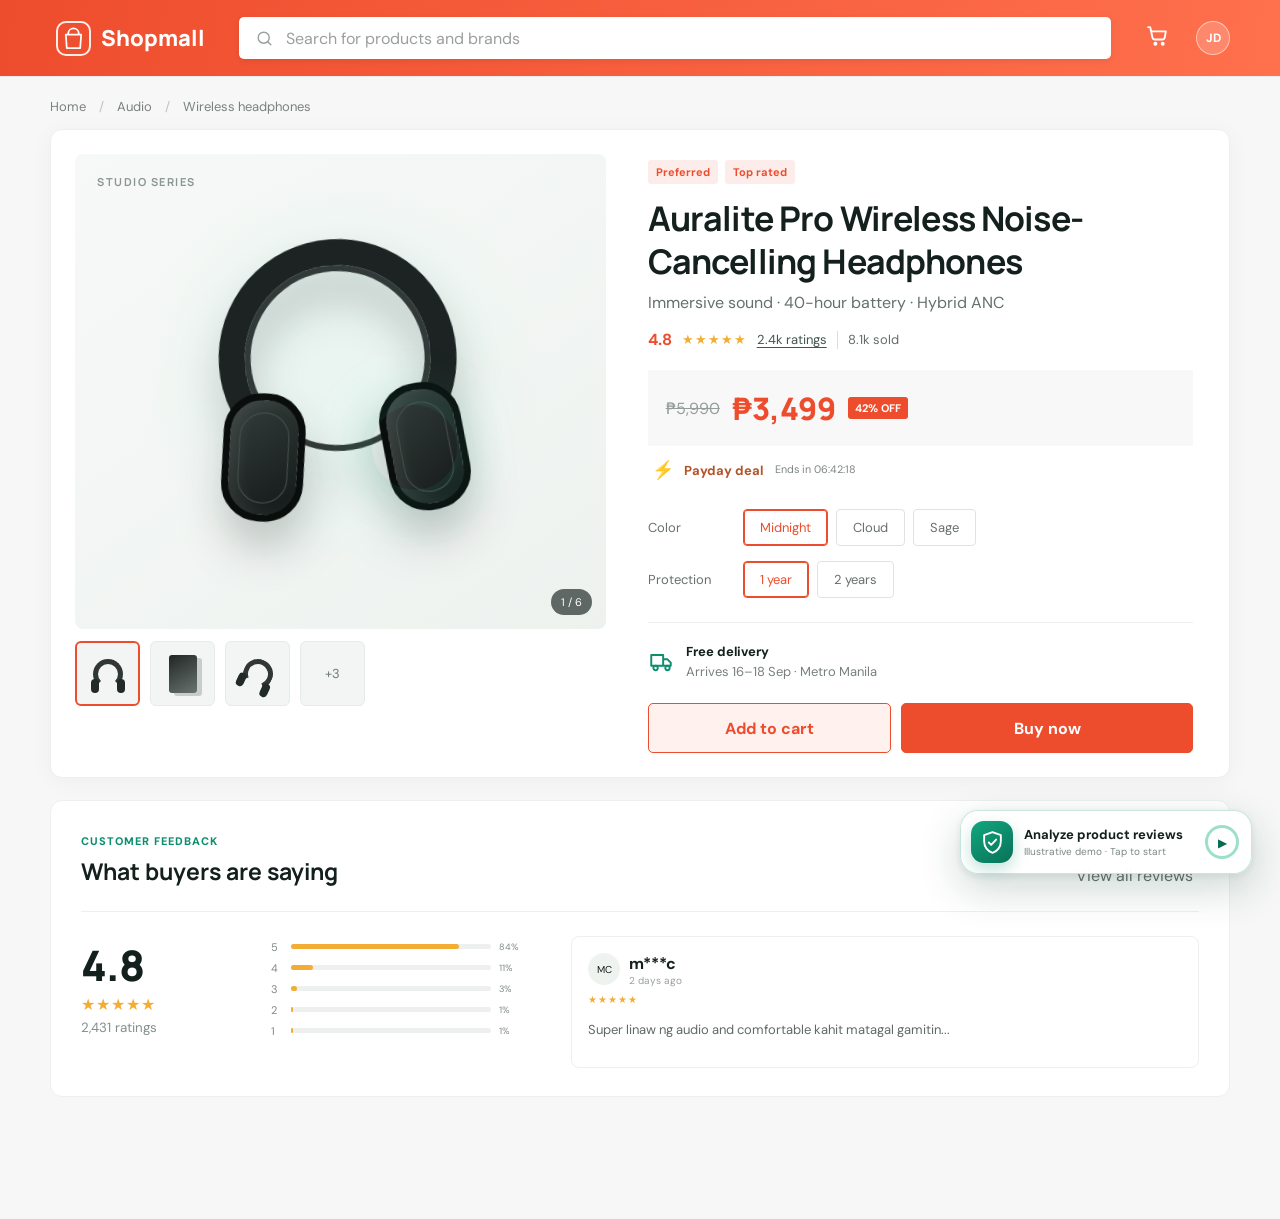
<file: prototype/index.html>
<!doctype html>
<html lang="en">
  <head>
    <meta charset="UTF-8" />
    <meta name="viewport" content="width=device-width, initial-scale=1.0" />
    <meta name="theme-color" content="#f7f8fa" />
    <title>AuthentiCheck — Trust what you read</title>
    <link rel="preconnect" href="https://fonts.googleapis.com" />
    <link rel="preconnect" href="https://fonts.gstatic.com" crossorigin />
    <link href="https://fonts.googleapis.com/css2?family=DM+Sans:wght@400;500;600;700&family=Manrope:wght@600;700;800&display=swap" rel="stylesheet" />
    <link rel="stylesheet" href="styles.css" />
  </head>
  <body>
    <main class="marketplace" id="marketplace">
      <header class="store-header">
        <div class="store-header__inner">
          <button class="market-brand" id="marketToggle" aria-label="Switch marketplace demo">
            <span class="market-brand__bag" aria-hidden="true">
              <svg viewBox="0 0 24 24"><path d="M6.5 8V6.7A5.5 5.5 0 0 1 12 1.5a5.5 5.5 0 0 1 5.5 5.2V8M4 8h16l-1 14H5L4 8Z"/></svg>
            </span>
            <span id="marketName">Shopmall</span>
          </button>
          <div class="searchbar">
            <svg viewBox="0 0 24 24" aria-hidden="true"><circle cx="11" cy="11" r="7"/><path d="m16 16 4 4"/></svg>
            <span>Search for products and brands</span>
          </div>
          <div class="header-actions">
            <button aria-label="Cart"><svg viewBox="0 0 24 24"><path d="M3 4h2l2.2 10.2a2 2 0 0 0 2 1.6h7.7a2 2 0 0 0 2-1.6L20 8H6"/><circle cx="10" cy="20" r="1"/><circle cx="17" cy="20" r="1"/></svg></button>
            <span class="avatar">JD</span>
          </div>
        </div>
      </header>

      <div class="crumbs">Home <span>/</span> Audio <span>/</span> Wireless headphones</div>

      <section class="product-layout">
        <div class="gallery">
          <div class="product-visual">
            <span class="visual-label">Studio Series</span>
            <div class="headphone-art" aria-label="Black wireless headphones">
              <div class="headband"></div>
              <div class="ear ear--left"><span></span></div>
              <div class="ear ear--right"><span></span></div>
              <div class="glow"></div>
            </div>
            <span class="visual-count">1 / 6</span>
          </div>
          <div class="thumb-row" aria-hidden="true">
            <div class="thumb active"><div class="mini-headphones"></div></div>
            <div class="thumb"><div class="mini-box"></div></div>
            <div class="thumb"><div class="mini-headphones side"></div></div>
            <div class="thumb"><span>+3</span></div>
          </div>
        </div>

        <div class="product-copy">
          <div class="badges"><span>Preferred</span><span>Top rated</span></div>
          <h1>Auralite Pro Wireless Noise-Cancelling Headphones</h1>
          <p class="subcopy">Immersive sound · 40-hour battery · Hybrid ANC</p>
          <div class="rating-line">
            <strong>4.8</strong>
            <span class="stars">★★★★★</span>
            <a href="#reviews">2.4k ratings</a>
            <span class="divider"></span>
            <span>8.1k sold</span>
          </div>
          <div class="price-card">
            <span class="old-price">₱5,990</span>
            <strong>₱3,499</strong>
            <span class="discount">42% OFF</span>
          </div>
          <div class="deal-row"><span>⚡</span><div><strong>Payday deal</strong><small>Ends in 06:42:18</small></div></div>

          <div class="option-row">
            <span>Color</span>
            <div><button class="choice active">Midnight</button><button class="choice">Cloud</button><button class="choice">Sage</button></div>
          </div>
          <div class="option-row">
            <span>Protection</span>
            <div><button class="choice active">1 year</button><button class="choice">2 years</button></div>
          </div>

          <div class="shipping"><svg viewBox="0 0 24 24"><path d="M3 6h11v10H3zM14 10h4l3 3v3h-7z"/><circle cx="7" cy="18" r="2"/><circle cx="18" cy="18" r="2"/></svg><div><strong>Free delivery</strong><span>Arrives 16–18 Sep · Metro Manila</span></div></div>
          <div class="buy-actions"><button class="add">Add to cart</button><button class="buy">Buy now</button></div>
        </div>
      </section>

      <section class="reviews" id="reviews">
        <div class="section-heading"><div><span class="eyebrow">Customer feedback</span><h2>What buyers are saying</h2></div><button>View all reviews</button></div>
        <div class="review-summary">
          <div class="big-score"><strong>4.8</strong><span class="stars">★★★★★</span><small>2,431 ratings</small></div>
          <div class="bars">
            <div><span>5</span><i><b style="width:84%"></b></i><small>84%</small></div>
            <div><span>4</span><i><b style="width:11%"></b></i><small>11%</small></div>
            <div><span>3</span><i><b style="width:3%"></b></i><small>3%</small></div>
            <div><span>2</span><i><b style="width:1%"></b></i><small>1%</small></div>
            <div><span>1</span><i><b style="width:1%"></b></i><small>1%</small></div>
          </div>
          <div class="review-card faint"><div class="reviewer"><span>MC</span><div><strong>m***c</strong><small>2 days ago</small></div></div><span class="stars">★★★★★</span><p>Super linaw ng audio and comfortable kahit matagal gamitin...</p></div>
        </div>
      </section>
    </main>

    <div class="page-dim" id="pageDim"></div>

    <aside class="auth-panel" id="authPanel" aria-hidden="true" aria-label="AuthentiCheck review analysis">
      <header class="panel-header">
        <div class="brand-lockup">
          <span class="brand-mark"><svg viewBox="0 0 24 24"><path d="m12 2 8 3v6c0 5.1-3.4 9.6-8 11-4.6-1.4-8-5.9-8-11V5l8-3Z"/><path d="m8.5 12 2.2 2.2 4.8-5"/></svg></span>
          <div><strong>AuthentiCheck</strong><small>Review intelligence</small></div>
        </div>
        <span class="demo-badge">Illustrative demo</span>
        <div class="header-buttons">
          <button class="icon-btn" id="infoButton" aria-label="About this score"><svg viewBox="0 0 24 24"><circle cx="12" cy="12" r="9"/><path d="M12 11v6M12 7.5h.01"/></svg></button>
          <button class="icon-btn" id="closePanel" aria-label="Close panel"><svg viewBox="0 0 24 24"><path d="m6 6 12 12M18 6 6 18"/></svg></button>
        </div>
      </header>

      <div class="panel-scroll" id="panelScroll">
        <section class="demo-loading" id="demoLoading" role="status" aria-live="polite">
          <div class="loading-orbit" aria-hidden="true"><span></span><i></i></div>
          <span class="loading-eyebrow">AuthentiCheck demo</span>
          <h2>Analyzing reviews…</h2>
          <p id="loadingStage">Collecting visible product reviews</p>
          <div class="loading-progress" aria-hidden="true"><i id="loadingProgress"></i></div>
          <div class="loading-tip"><strong>Review tip</strong><span id="loadingTip">Hindi lahat ng reviews ay dapat paniwalaan.</span></div>
          <small>Simulated sequence for interface demonstration</small>
        </section>
        <section class="confidence-hero">
          <div class="status-row"><span class="live-dot"></span><span>Illustrative demo result</span><span class="status-separator">·</span><span>2,431 sample reviews</span></div>
          <div class="score-layout">
            <div class="score-ring" style="--score: 86"><div><strong>86</strong><span>%</span></div></div>
            <div class="score-copy"><span class="eyebrow">Authentic review share</span><h2>Highly trustworthy</h2><p>Most feedback is authentic and consistent across text, photos, and ratings.</p></div>
          </div>
          <div class="adjusted-rating"><div><span>Marketplace rating</span><strong>4.8 <em>★</em></strong></div><svg viewBox="0 0 24 24"><path d="M5 12h14M15 8l4 4-4 4"/></svg><div><span>Authenticity-adjusted rating</span><strong>4.6 <em>★</em></strong></div><span class="difference">−0.2</span></div>
        </section>

        <nav class="tabs" aria-label="Analysis sections">
          <button class="tab active" data-tab="overview">Overview</button>
          <button class="tab" data-tab="insights">Insights</button>
          <button class="tab" data-tab="reviews">Reviews</button>
        </nav>

        <section class="tab-page active" data-page="overview">
          <div class="section-title"><div><h3>Review quality</h3><p>How submitted reviews were classified</p></div><button class="help-dot" data-tip="Only authentic reviews are used for the verified rating.">?</button></div>
          <div class="quality-card">
            <div class="quality-total"><div><strong>1,986</strong><span>Authentic reviews</span></div><span>81.7%</span></div>
            <div class="stacked-bar"><i class="authentic"></i><i class="liv"></i><i class="irrelevant"></i><i class="deceptive"></i></div>
            <div class="quality-grid">
              <button class="quality-item selected" data-filter="authentic"><span class="swatch authentic"></span><div><strong>Authentic</strong><small>1,986 reviews</small></div><b>81.7%</b></button>
              <button class="quality-item" data-filter="liv"><span class="swatch liv"></span><div><strong>Low-value</strong><small>267 reviews</small></div><b>11.0%</b></button>
              <button class="quality-item" data-filter="irrelevant"><span class="swatch irrelevant"></span><div><strong>Irrelevant</strong><small>112 reviews</small></div><b>4.6%</b></button>
              <button class="quality-item" data-filter="deceptive"><span class="swatch deceptive"></span><div><strong>Potentially deceptive</strong><small>66 reviews</small></div><b>2.7%</b></button>
            </div>
          </div>

          <div class="section-title"><div><h3>Authentic sentiment</h3><p>Based on verified reviews only</p></div><span class="model-tag">Tagalog + Taglish</span></div>
          <div class="sentiment-card">
            <div class="donut" aria-label="78 percent positive, 8 percent neutral, 14 percent negative"><div><strong>78%</strong><span>positive</span></div></div>
            <div class="sentiment-legend">
              <div><span class="positive"></span><strong>Positive</strong><b>78%</b></div>
              <div><span class="neutral"></span><strong>Neutral</strong><b>8%</b></div>
              <div><span class="negative"></span><strong>Negative</strong><b>14%</b></div>
            </div>
          </div>

          <div class="privacy-note"><svg viewBox="0 0 24 24"><path d="m12 2 8 3v6c0 5.1-3.4 9.6-8 11-4.6-1.4-8-5.9-8-11V5l8-3Z"/><path d="M9 11h6v5H9zM10 11V9a2 2 0 0 1 4 0v2"/></svg><p><strong>Demo values only.</strong> This prototype demonstrates the proposed workflow; its figures are not measured model results.</p></div>
        </section>

        <section class="tab-page" data-page="insights">
          <div class="section-title"><div><h3>Product aspects</h3><p>What verified buyers mention most</p></div></div>
          <div class="aspect-list">
            <button class="aspect"><span class="aspect-icon">♪</span><div><div><strong>Sound quality</strong><b>92% positive</b></div><i><em style="width:92%"></em></i><p>“Malinaw ang bass” and “balanced audio” appear frequently.</p></div></button>
            <button class="aspect"><span class="aspect-icon">⌁</span><div><div><strong>Comfort</strong><b>84% positive</b></div><i><em style="width:84%"></em></i><p>Soft earcups get praise; some mention warmth after long use.</p></div></button>
            <button class="aspect warning"><span class="aspect-icon">◴</span><div><div><strong>Battery</strong><b>68% positive</b></div><i><em style="width:68%"></em></i><p>Most reach 30+ hours, but charging speed is a common concern.</p></div></button>
            <button class="aspect"><span class="aspect-icon">◎</span><div><div><strong>Noise cancelling</strong><b>76% positive</b></div><i><em style="width:76%"></em></i><p>Strong indoors; mixed feedback in traffic and windy areas.</p></div></button>
          </div>
          <div class="takeaway"><span>✦</span><div><strong>Quick takeaway</strong><p>Buyers consistently praise the sound and comfort. Battery claims are mostly supported, while ANC performance depends on the environment.</p></div></div>
        </section>

        <section class="tab-page" data-page="reviews">
          <div class="review-filter-row"><div><h3>Review evidence</h3><p id="filterLabel">Showing authentic reviews</p></div><button id="filterButton"><svg viewBox="0 0 24 24"><path d="M4 6h16M7 12h10M10 18h4"/></svg>Filter</button></div>
          <article class="evidence-card">
            <header><div><span class="user-avatar">MC</span><div><strong>m***c</strong><span class="stars">★★★★★</span></div></div><span class="verdict authentic">Authentic</span></header>
            <p>“Super linaw ng audio, lalo na yung bass. Ginamit ko sa commute at okay talaga ang noise cancelling. Comfortable din kahit 3 hours.”</p>
            <div class="review-photo"><div class="photo-headphones"></div><span>Buyer photo</span></div>
            <div class="signals"><span><i>✓</i> Text + rating match</span><span><i>✓</i> Photo is relevant</span><span><i>✓</i> Specific details</span></div>
          </article>
          <article class="evidence-card caution">
            <header><div><span class="user-avatar alt">RP</span><div><strong>r***p</strong><span class="stars">★★★★★</span></div></div><span class="verdict deceptive">Check</span></header>
            <p>“Perfect product. Best quality. Highly recommended. Everything is amazing.”</p>
            <div class="signals"><span class="bad"><i>!</i> Generic praise</span><span class="bad"><i>!</i> No product details</span></div>
          </article>
        </section>
      </div>

      <footer class="panel-footer"><span><i></i> Proposed multimodal workflow · Demo data</span><button id="rerunButton">Run demo again</button></footer>
    </aside>

    <button class="floating-trigger" id="floatingTrigger" aria-label="Open AuthentiCheck analysis">
      <span class="trigger-logo"><svg viewBox="0 0 24 24"><path d="m12 2 8 3v6c0 5.1-3.4 9.6-8 11-4.6-1.4-8-5.9-8-11V5l8-3Z"/><path d="m8.5 12 2.2 2.2 4.8-5"/></svg></span>
      <span class="trigger-copy"><strong>Analyze product reviews</strong><small>Illustrative demo · Tap to start</small></span>
      <span class="trigger-score">▶</span>
    </button>

    <div class="toast" id="toast" role="status"><span>✓</span><p>Thanks for your feedback!</p></div>

    <script src="app.js"></script>
  </body>
</html>
</file>
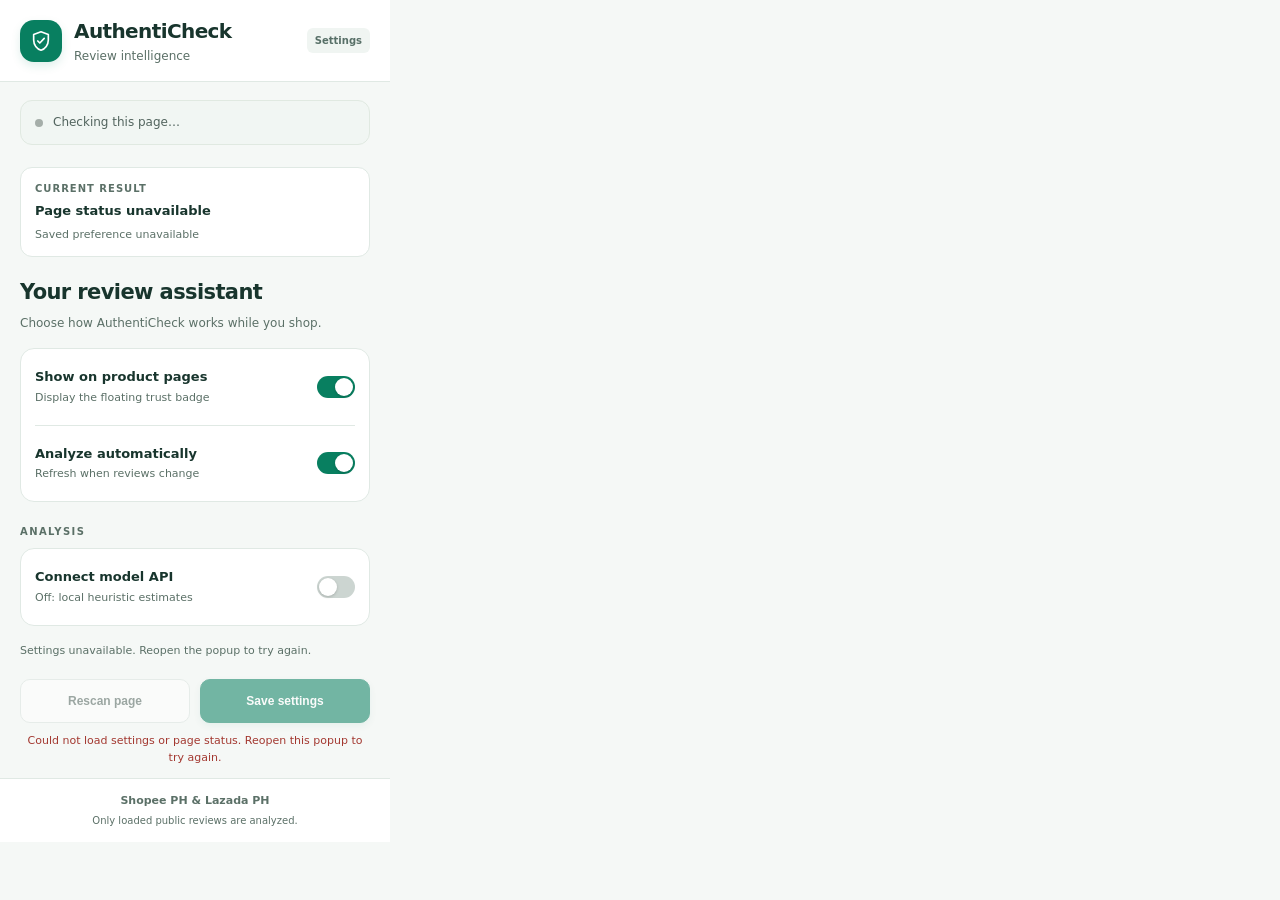
<file: extension/popup.html>
<!doctype html>
<html lang="en">
  <head>
    <meta charset="UTF-8" />
    <meta name="viewport" content="width=device-width, initial-scale=1" />
    <title>AuthentiCheck</title>
    <link rel="stylesheet" href="popup.css" />
  </head>
  <body>
    <header>
      <span class="logo">
        <svg viewBox="0 0 24 24"><path d="m12 2 8 3v6c0 5.1-3.4 9.6-8 11-4.6-1.4-8-5.9-8-11V5l8-3Z"/><path d="m8.5 12 2.2 2.2 4.8-5"/></svg>
      </span>
      <div><strong>AuthentiCheck</strong><small>Review intelligence</small></div>
      <span class="version">Settings</span>
    </header>

    <main>
      <div class="support" id="supportState" role="status"><i aria-hidden="true"></i><span>Checking this page…</span></div>
      <section class="mode-state" aria-label="Analysis mode">
        <span>Current result</span><strong id="currentMode">Checking…</strong>
        <small id="savedMode">Loading saved preference…</small>
      </section>
      <section class="preferences" aria-labelledby="preferencesTitle">
      <h1 id="preferencesTitle">Your review assistant</h1>
      <p class="intro">Choose how AuthentiCheck works while you shop.</p>
      <div class="settings-card">
      <label class="setting">
        <span><strong>Show on product pages</strong><small>Display the floating trust badge</small></span>
        <input type="checkbox" id="enabled" checked />
        <i class="toggle"></i>
      </label>

      <label class="setting">
        <span><strong>Analyze automatically</strong><small>Refresh when reviews change</small></span>
        <input type="checkbox" id="autoAnalyze" checked />
        <i class="toggle"></i>
      </label>
      </div>
      </section>
      <h2 class="section-label">Analysis</h2>
      <div class="api-card">
        <label class="setting api-switch">
          <span><strong>Connect model API</strong><small>Off: local heuristic estimates</small></span>
          <input type="checkbox" id="useApi" />
          <i class="toggle"></i>
        </label>
        <label class="endpoint" id="endpointWrap">
          <span>Local API endpoint</span>
          <input id="apiEndpoint" type="url" value="http://127.0.0.1:8000/analyze" aria-describedby="endpointHelp endpointError" spellcheck="false" />
          <small id="endpointHelp" class="api-note">Use HTTP with localhost or 127.0.0.1.</small>
          <small id="endpointError" class="field-error" hidden></small>
          <small class="api-note">If the model is unavailable, the panel will show an error and let you explicitly choose a heuristic preview.</small>
        </label>
      </div>

      <p class="settings-state" id="settingsState" role="status" aria-live="polite">Loading settings…</p>
      <div class="actions">
        <button class="secondary" id="rescan" disabled>Rescan page</button>
        <button class="primary" id="save" disabled>Save settings</button>
      </div>
      <p class="notice" id="notice" role="status" aria-live="polite" aria-atomic="true"></p>
    </main>

    <footer><strong>Shopee PH &amp; Lazada PH</strong><span>Only loaded public reviews are analyzed.</span></footer>
    <script src="popup.js"></script>
  </body>
</html>
</file>
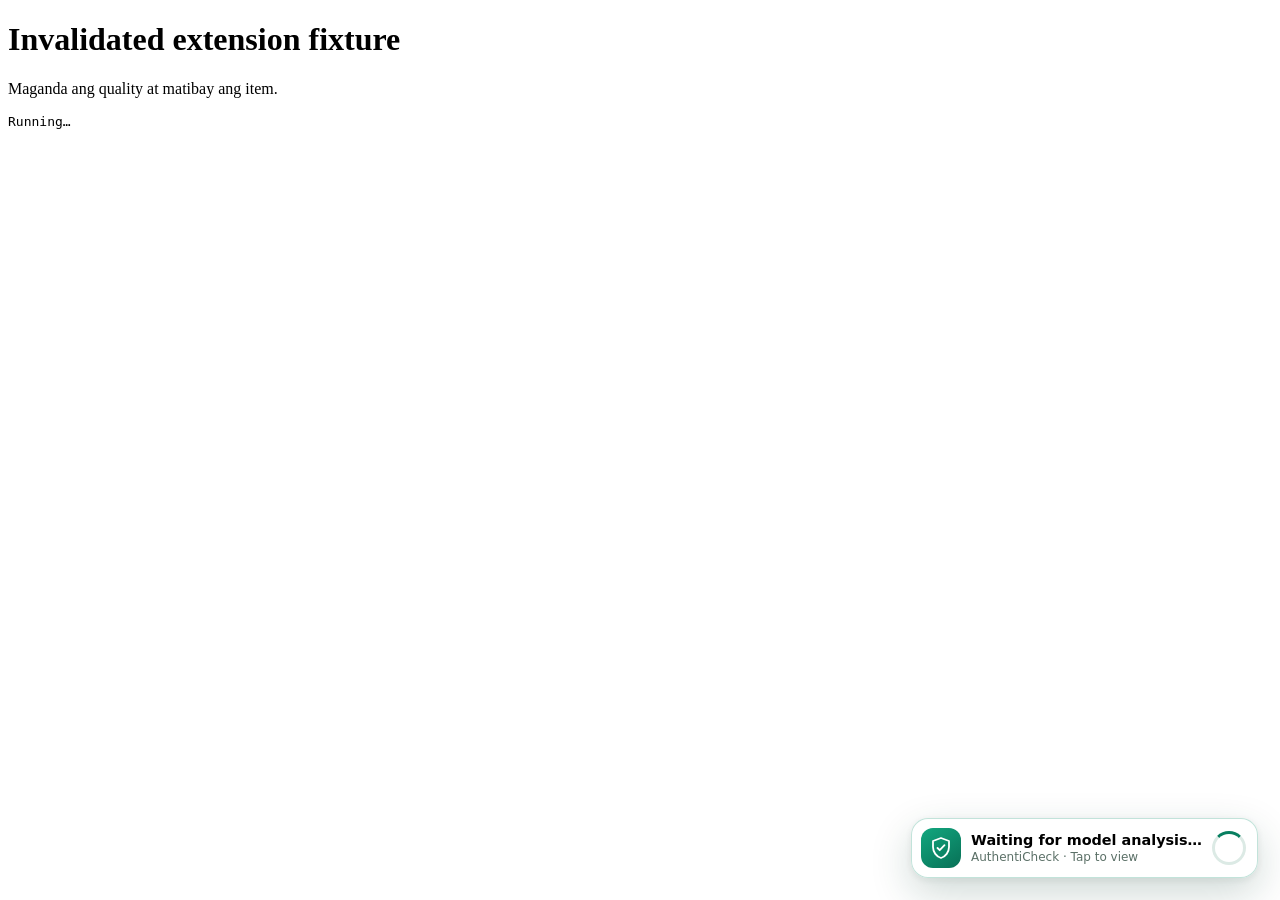
<file: tests/panel-invalidated-context-fixture.html>
<!doctype html>
<html lang="en">
  <head>
    <meta charset="UTF-8" />
    <meta property="og:type" content="product" />
    <meta property="og:title" content="Invalidated extension fixture" />
    <title>AuthentiCheck invalidated context fixture</title>
  </head>
  <body>
    <main>
      <h1>Invalidated extension fixture</h1>
      <article class="shopee-product-rating" data-review-id="invalidated-1">
        <div class="shopee-product-rating__rating" aria-label="5 out of 5 stars"></div>
        <p class="shopee-product-rating__content">Maganda ang quality at matibay ang item.</p>
      </article>
    </main>
    <script>
      globalThis.chrome = {
        storage: {
          sync: { get: async defaults => ({ ...defaults, useApi: true }) },
          onChanged: { addListener() {} }
        },
        runtime: {
          getURL: path => `../extension/${path}`,
          sendMessage() { throw new Error("Extension context invalidated."); },
          onMessage: { addListener() {} }
        }
      };
    </script>
    <script src="../extension/extractors/buyer-reviews.js"></script>
    <script src="../extension/extractors/shopee.js"></script>
    <script>
      const adapter = globalThis.AuthentiCheckExtractors.adapters.find(item => item.id === "shopee");
      globalThis.AuthentiCheckExtractors.getActive = () => adapter;
    </script>
    <script src="../extension/content.js"></script>
    <pre id="result">Running…</pre>
    <script>
      setTimeout(() => {
        const shadow = document.querySelector("#authenticheck-extension-root")?.shadowRoot;
        const message = shadow?.querySelector(".ac-error-message")?.textContent || "";
        const checks = {
          errorStateShown: shadow?.querySelector(".ac-error.show") != null,
          refreshInstructionShown: message.includes("Refresh this Shopee/Lazada tab"),
          resultPanelHidden: shadow?.querySelector(".ac-results")?.classList.contains("hidden") || false
        };
        const passed = Object.values(checks).every(Boolean);
        document.querySelector("#result").textContent = JSON.stringify({ passed, checks, message }, null, 2);
        document.title = passed ? "PASS — invalidated context fixture" : "FAIL — invalidated context fixture";
      }, 1800);
    </script>
  </body>
</html>
</file>
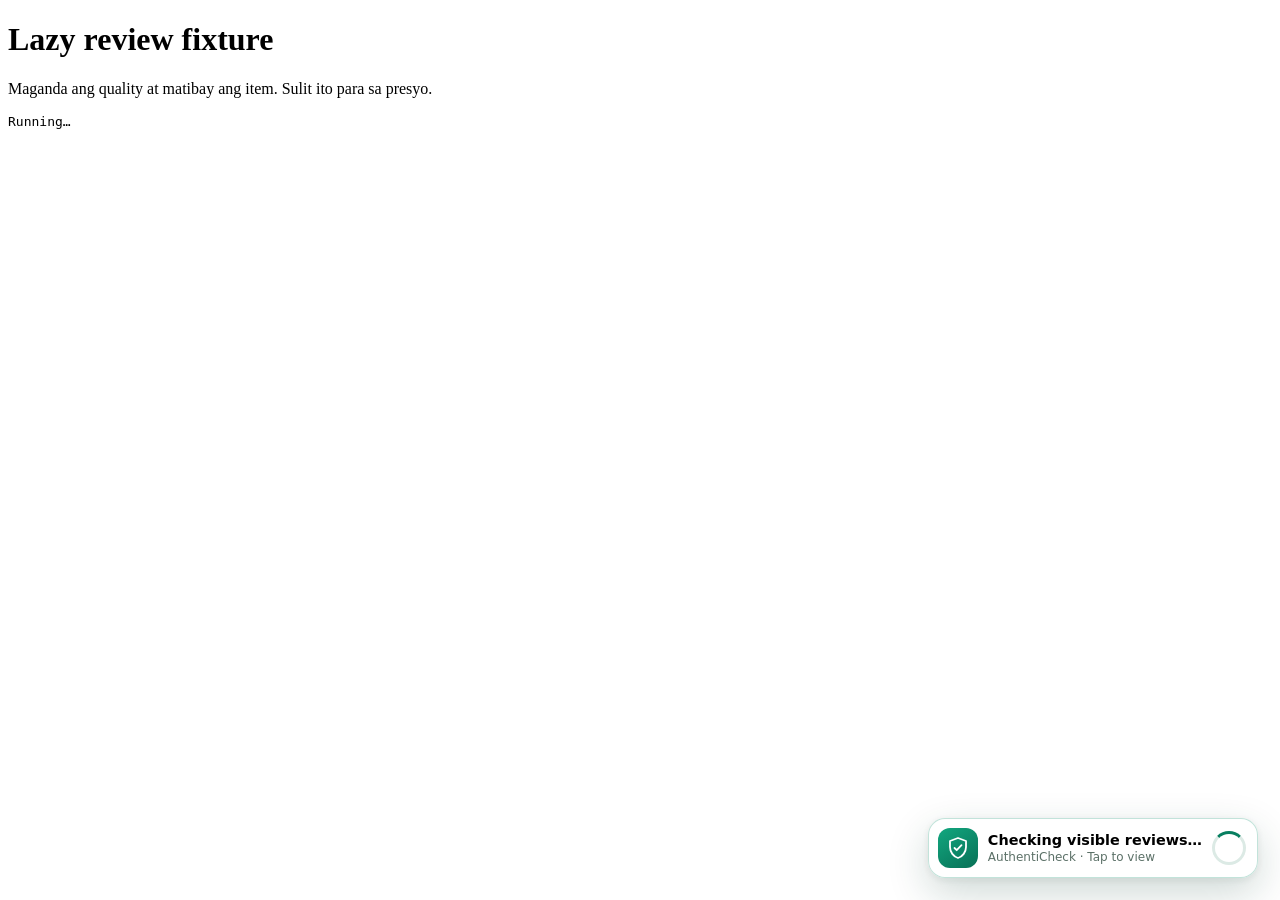
<file: tests/panel-lazy-text-fixture.html>
<!doctype html>
<html lang="en">
  <head>
    <meta charset="UTF-8" />
    <meta property="og:type" content="product" />
    <meta property="og:title" content="Lazy review fixture" />
    <title>AuthentiCheck lazy text fixture</title>
  </head>
  <body>
    <main>
      <h1>Lazy review fixture</h1>
      <article class="shopee-product-rating" data-review-id="lazy-1">
        <div class="shopee-product-rating__rating" aria-label="5 out of 5 stars"></div>
        <p class="shopee-product-rating__content"></p>
      </article>
    </main>
    <script>
      globalThis.chrome = {
        storage: {
          sync: { get: async defaults => defaults },
          onChanged: { addListener() {} }
        },
        runtime: {
          getURL: path => `../extension/${path}`,
          sendMessage: async () => null,
          onMessage: { addListener() {} }
        }
      };
    </script>
    <script src="../extension/extractors/buyer-reviews.js"></script>
    <script src="../extension/extractors/shopee.js"></script>
    <script>
      const shopeeAdapter = globalThis.AuthentiCheckExtractors.adapters.find(adapter => adapter.id === "shopee");
      globalThis.AuthentiCheckExtractors.getActive = () => shopeeAdapter;
    </script>
    <script src="../extension/content.js"></script>
    <pre id="result">Running…</pre>
    <script>
      setTimeout(() => {
        document.querySelector(".shopee-product-rating__content").textContent =
          "Maganda ang quality at matibay ang item. Sulit ito para sa presyo.";
      }, 100);

      setTimeout(() => {
        const shadow = document.querySelector("#authenticheck-extension-root")?.shadowRoot;
        shadow?.querySelector('[data-tab="reviews"]')?.click();
        const checks = {
          sameCardReanalyzedAfterTextLoaded: shadow?.querySelector(".ac-status-text")?.textContent.includes("1 of 1 loaded review analyzed") || false,
          loadedTextDisplayed: [...(shadow?.querySelectorAll(".ac-review > p") || [])].some(node => node.textContent.includes("Maganda ang quality")),
          noLongerMarkedUnavailable: shadow?.querySelectorAll(".ac-verdict.unavailable").length === 0
        };
        const passed = Object.values(checks).every(Boolean);
        document.querySelector("#result").textContent = JSON.stringify({ passed, checks }, null, 2);
        document.title = passed ? "PASS — lazy text fixture" : "FAIL — lazy text fixture";
      }, 4000);
    </script>
  </body>
</html>
</file>
<file: prototype/styles.css>
:root {
  --ink: #13201d;
  --muted: #64716d;
  --line: #e7ece9;
  --surface: #ffffff;
  --canvas: #f6f7f6;
  --green: #0d8f6d;
  --green-dark: #086a53;
  --green-soft: #e9f7f2;
  --lime: #a6d984;
  --amber: #f3b34d;
  --red: #e56565;
  --purple: #8b7fd6;
  --market: #ee4d2d;
  --shadow: 0 24px 70px rgba(21, 37, 32, .18), 0 4px 16px rgba(21, 37, 32, .08);
}

* { box-sizing: border-box; }
html { scroll-behavior: smooth; }
body { margin: 0; color: var(--ink); background: var(--canvas); font-family: "DM Sans", sans-serif; }
button, input { font: inherit; }
button { color: inherit; }
svg { fill: none; stroke: currentColor; stroke-linecap: round; stroke-linejoin: round; stroke-width: 1.8; }

.marketplace { min-height: 100vh; padding-bottom: 100px; transition: filter .3s ease; }
.store-header { height: 76px; color: white; background: linear-gradient(100deg, var(--market), #ff704d); box-shadow: 0 1px 0 rgba(0,0,0,.05); }
.store-header__inner { width: min(1180px, calc(100% - 40px)); height: 100%; margin: auto; display: flex; align-items: center; gap: 28px; }
.market-brand { display: flex; align-items: center; gap: 10px; border: 0; background: none; color: white; font: 800 22px "Manrope"; cursor: pointer; }
.market-brand__bag { width: 35px; height: 35px; display: grid; place-items: center; border: 2px solid rgba(255,255,255,.9); border-radius: 10px; }
.market-brand svg { width: 23px; }
.searchbar { flex: 1; height: 42px; display: flex; align-items: center; gap: 12px; padding: 0 16px; background: white; color: #9b9f9d; border-radius: 5px; box-shadow: 0 2px 6px rgba(0,0,0,.08); }
.searchbar svg { width: 19px; }
.header-actions { display: flex; align-items: center; gap: 20px; }
.header-actions button { border: 0; background: none; color: white; }
.header-actions svg { width: 25px; }
.avatar { width: 34px; height: 34px; display: grid; place-items: center; border: 1px solid rgba(255,255,255,.5); border-radius: 50%; background: rgba(255,255,255,.18); font-size: 12px; font-weight: 700; }
.crumbs { width: min(1180px, calc(100% - 40px)); margin: 22px auto 14px; color: #7a827f; font-size: 13px; }
.crumbs span { margin: 0 10px; color: #bcc2bf; }

.product-layout { width: min(1180px, calc(100% - 40px)); margin: auto; padding: 24px; display: grid; grid-template-columns: 1fr 1.05fr; gap: 42px; background: white; border: 1px solid #edf0ee; border-radius: 12px; box-shadow: 0 4px 24px rgba(31,46,41,.04); }
.product-visual { height: 475px; position: relative; overflow: hidden; display: grid; place-items: center; background: radial-gradient(circle at 50% 46%, #eaf5f1 0 23%, transparent 55%), linear-gradient(145deg, #f7f9f8, #edf2ef); border-radius: 8px; }
.visual-label { position: absolute; top: 20px; left: 22px; color: #8a9692; font: 700 11px "Manrope"; letter-spacing: .14em; text-transform: uppercase; }
.visual-count { position: absolute; right: 14px; bottom: 14px; padding: 6px 10px; border-radius: 20px; background: rgba(20,30,27,.65); color: white; font-size: 11px; }
.headphone-art { width: 290px; height: 310px; position: relative; filter: drop-shadow(0 28px 22px rgba(20,33,29,.22)); transform: rotate(-4deg); }
.headband { position: absolute; width: 238px; height: 238px; left: 26px; top: 2px; border: 26px solid #1c2322; border-bottom-color: transparent; border-radius: 50%; box-shadow: inset 0 0 0 6px #313a38; }
.ear { width: 82px; height: 128px; position: absolute; top: 151px; display: grid; place-items: center; background: linear-gradient(145deg, #353e3c, #121817); border: 7px solid #090d0c; border-radius: 38px; box-shadow: inset 8px 0 16px rgba(255,255,255,.08); }
.ear span { width: 50px; height: 91px; border: 1px solid #47514f; border-radius: 26px; }
.ear--left { left: 23px; transform: rotate(7deg); }
.ear--right { right: 23px; transform: rotate(-7deg); }
.glow { width: 85px; height: 85px; position: absolute; right: 32px; top: 173px; border-radius: 50%; box-shadow: 0 0 60px rgba(66,194,156,.28); }
.thumb-row { display: flex; gap: 10px; margin-top: 12px; }
.thumb { width: 65px; height: 65px; display: grid; place-items: center; overflow: hidden; background: #f2f5f3; border: 1px solid #e6ebe8; border-radius: 6px; color: #707c78; font-size: 13px; }
.thumb.active { border: 2px solid var(--market); }
.mini-headphones { width: 30px; height: 30px; border: 5px solid #303735; border-bottom-color: transparent; border-radius: 50%; position: relative; }
.mini-headphones:after, .mini-headphones:before { content: ""; width: 8px; height: 14px; position: absolute; top: 15px; background: #222a28; border-radius: 5px; }
.mini-headphones:after { right: -7px; }.mini-headphones:before { left: -7px; }.mini-headphones.side { transform: rotate(25deg); }
.mini-box { width: 28px; height: 38px; border-radius: 3px; background: linear-gradient(150deg,#202624,#69736f); box-shadow: 5px 3px 0 #c7ceca; }

.product-copy { padding: 6px 12px 0 0; }
.badges { display: flex; gap: 7px; margin-bottom: 13px; }.badges span { padding: 5px 8px; color: var(--market); background: color-mix(in srgb, var(--market) 10%, white); border-radius: 3px; font-size: 11px; font-weight: 700; }
.product-copy h1 { margin: 0; max-width: 600px; font: 700 clamp(25px,3vw,34px)/1.25 "Manrope"; letter-spacing: -.025em; }
.subcopy { margin: 10px 0 16px; color: var(--muted); }
.rating-line { display: flex; align-items: center; gap: 10px; color: #646d6a; font-size: 13px; }.rating-line strong { color: var(--market); font-size: 16px; }.stars { color: #f3ad34; letter-spacing: 1px; }.rating-line a { color: #425650; text-underline-offset: 3px; }.divider { width: 1px; height: 18px; background: #ddd; }
.price-card { display: flex; align-items: center; gap: 12px; margin: 20px 0 0; padding: 17px 18px; background: #f7f8f7; }.price-card strong { color: var(--market); font: 800 31px "Manrope"; }.old-price { color: #959d9a; text-decoration: line-through; }.discount { padding: 4px 7px; color: white; background: var(--market); border-radius: 3px; font-size: 11px; font-weight: 700; }
.deal-row { display: flex; align-items: center; gap: 10px; padding: 12px 4px; color: #b45328; font-size: 13px; }.deal-row > span { font-size: 18px; }.deal-row div { display: flex; gap: 12px; }.deal-row small { color: #7d8582; }
.option-row { display: grid; grid-template-columns: 95px 1fr; align-items: center; margin: 15px 0; color: #67706d; font-size: 13px; }.option-row > div { display: flex; gap: 8px; }.choice { padding: 9px 16px; border: 1px solid #dfe4e1; background: white; border-radius: 4px; cursor: pointer; }.choice.active { color: var(--market); border-color: var(--market); box-shadow: inset 0 0 0 1px var(--market); }
.shipping { display: flex; gap: 12px; margin-top: 24px; padding-top: 20px; border-top: 1px solid #edf0ee; }.shipping svg { width: 26px; color: var(--green); }.shipping div { display: flex; flex-direction: column; gap: 3px; font-size: 13px; }.shipping span { color: #77807d; }
.buy-actions { display: grid; grid-template-columns: 1fr 1.2fr; gap: 10px; margin-top: 23px; }.buy-actions button { height: 50px; border-radius: 5px; font-weight: 700; cursor: pointer; }.add { color: var(--market); border: 1px solid var(--market); background: color-mix(in srgb, var(--market) 8%, white); }.buy { color: white; border: 1px solid var(--market); background: var(--market); }

.reviews { width: min(1180px, calc(100% - 40px)); margin: 22px auto; padding: 28px 30px; background: white; border: 1px solid #edf0ee; border-radius: 12px; }.section-heading { display: flex; justify-content: space-between; align-items: flex-end; }.eyebrow { color: var(--green); font-size: 11px; font-weight: 800; letter-spacing: .09em; text-transform: uppercase; }.section-heading h2 { margin: 5px 0 0; font: 700 23px "Manrope"; }.section-heading button { color: #68736f; border: 0; background: none; }.review-summary { display: grid; grid-template-columns: 150px 260px 1fr; gap: 40px; margin-top: 24px; padding-top: 24px; border-top: 1px solid #edf0ee; }.big-score { display: flex; flex-direction: column; }.big-score strong { font: 800 42px "Manrope"; }.big-score small { color: #84908c; margin-top: 4px; }.bars div { display: grid; grid-template-columns: 12px 1fr 32px; align-items: center; gap: 8px; height: 21px; color: #7f8986; font-size: 11px; }.bars i { height: 5px; background: #edf0ee; border-radius: 4px; }.bars b { height: 100%; display: block; background: #f3ad34; border-radius: 4px; }.review-card { padding: 16px; border: 1px solid #edf0ee; border-radius: 8px; }.reviewer { display: flex; gap: 9px; }.reviewer > span { width: 32px; height: 32px; display: grid; place-items: center; background: #eef3f0; border-radius: 50%; font-size: 10px; }.reviewer div { display: flex; flex-direction: column; }.reviewer small { color: #98a09d; font-size: 10px; }.review-card > .stars { font-size: 10px; }.review-card p { color: #606a67; font-size: 13px; }

.page-dim { position: fixed; inset: 0; z-index: 20; pointer-events: none; background: rgba(12,24,20,.26); opacity: 0; backdrop-filter: blur(0); transition: opacity .25s, backdrop-filter .25s; }.page-dim.visible { pointer-events: auto; opacity: 1; backdrop-filter: blur(2px); }
.floating-trigger { position: fixed; right: 28px; bottom: 26px; z-index: 30; min-width: 292px; display: flex; align-items: center; gap: 11px; padding: 10px 12px 10px 10px; color: var(--ink); background: rgba(255,255,255,.96); border: 1px solid rgba(12,143,109,.22); border-radius: 18px; box-shadow: 0 15px 42px rgba(13,63,50,.2), 0 2px 8px rgba(13,63,50,.08); cursor: pointer; transition: transform .2s, opacity .2s; }.floating-trigger:hover { transform: translateY(-3px); }.floating-trigger.hidden { opacity: 0; pointer-events: none; transform: translateY(10px); }
.trigger-logo { width: 42px; height: 42px; display: grid; place-items: center; color: white; background: linear-gradient(145deg, #11a77e, #087259); border-radius: 13px; box-shadow: 0 6px 15px rgba(13,143,109,.26); }.trigger-logo svg { width: 25px; }.trigger-copy { display: flex; flex: 1; flex-direction: column; align-items: flex-start; }.trigger-copy strong { font-size: 13px; }.trigger-copy small { margin-top: 2px; color: #7a8782; font-size: 10px; }.trigger-score { width: 34px; height: 34px; display: grid; place-items: center; color: var(--green-dark); border: 3px solid #9edfc9; border-radius: 50%; font: 800 11px "Manrope"; }

.auth-panel { width: min(440px, calc(100vw - 20px)); position: fixed; z-index: 40; top: 10px; right: 10px; bottom: 10px; display: flex; flex-direction: column; overflow: hidden; background: #fbfcfb; border: 1px solid rgba(255,255,255,.8); border-radius: 22px; box-shadow: var(--shadow); opacity: 0; pointer-events: none; transform: translateX(calc(100% + 30px)); transition: transform .38s cubic-bezier(.22,.8,.22,1), opacity .25s; }.auth-panel.open { opacity: 1; pointer-events: auto; transform: translateX(0); }
.panel-header { min-height: 70px; display: flex; align-items: center; justify-content: space-between; padding: 0 18px; background: white; border-bottom: 1px solid var(--line); }.brand-lockup { display: flex; align-items: center; gap: 10px; }.brand-mark { width: 38px; height: 38px; display: grid; place-items: center; color: white; background: linear-gradient(145deg,#12a77f,#087056); border-radius: 12px; }.brand-mark svg { width: 23px; }.brand-lockup > div { display: flex; flex-direction: column; }.brand-lockup strong { font: 800 16px "Manrope"; letter-spacing: -.02em; }.brand-lockup small { color: #84908c; font-size: 10px; }.header-buttons { display: flex; gap: 5px; }.icon-btn { width: 35px; height: 35px; display: grid; place-items: center; border: 0; background: transparent; border-radius: 10px; cursor: pointer; }.icon-btn:hover { background: #f1f4f2; }.icon-btn svg { width: 19px; }
.panel-scroll { flex: 1; overflow-y: auto; scrollbar-width: thin; scrollbar-color: #d5deda transparent; }.panel-scroll::-webkit-scrollbar { width: 5px; }.panel-scroll::-webkit-scrollbar-thumb { background: #d5deda; border-radius: 8px; }
.confidence-hero { padding: 20px 20px 18px; background: linear-gradient(160deg,#fbfffd 0%,#eefaf5 100%); border-bottom: 1px solid #dff0e9; }.status-row { display: flex; align-items: center; gap: 6px; color: #6e7b76; font-size: 10px; font-weight: 600; }.live-dot { width: 7px; height: 7px; background: var(--green); border-radius: 50%; box-shadow: 0 0 0 4px rgba(13,143,109,.1); }.status-separator { color: #b9c3bf; }.score-layout { display: grid; grid-template-columns: 100px 1fr; align-items: center; gap: 16px; margin-top: 16px; }.score-ring { --score: 86; width: 98px; height: 98px; display: grid; place-items: center; position: relative; border-radius: 50%; background: conic-gradient(var(--green) calc(var(--score)*1%), #dfeae5 0); }.score-ring:before { content: ""; position: absolute; inset: 7px; background: #f7fdfb; border-radius: 50%; }.score-ring div { position: relative; display: flex; align-items: baseline; }.score-ring strong { font: 800 29px "Manrope"; }.score-ring span { color: #76827e; font-size: 10px; }.score-copy h2 { margin: 4px 0 5px; font: 800 21px "Manrope"; letter-spacing: -.025em; }.score-copy p { margin: 0; color: #65736e; font-size: 11.5px; line-height: 1.5; }.adjusted-rating { display: grid; grid-template-columns: 1fr 24px 1fr auto; align-items: center; gap: 9px; margin-top: 17px; padding: 12px 14px; background: rgba(255,255,255,.8); border: 1px solid #dcece5; border-radius: 12px; }.adjusted-rating div { display: flex; flex-direction: column; }.adjusted-rating span { color: #78847f; font-size: 9.5px; }.adjusted-rating strong { margin-top: 2px; font: 800 17px "Manrope"; }.adjusted-rating em { color: #f0a929; font-style: normal; }.adjusted-rating svg { width: 18px; color: #9ba7a2; }.adjusted-rating .difference { padding: 4px 6px; color: #bd604f; background: #fcedea; border-radius: 5px; font-weight: 700; }
.tabs { position: sticky; top: 0; z-index: 3; display: grid; grid-template-columns: repeat(3,1fr); padding: 0 14px; background: rgba(255,255,255,.96); border-bottom: 1px solid var(--line); backdrop-filter: blur(10px); }.tab { height: 47px; position: relative; color: #74807b; border: 0; background: none; font-size: 12px; font-weight: 600; cursor: pointer; }.tab.active { color: var(--green-dark); }.tab.active:after { content: ""; height: 2px; position: absolute; right: 22px; bottom: -1px; left: 22px; background: var(--green); border-radius: 2px 2px 0 0; }
.tab-page { display: none; padding: 19px 18px 24px; animation: pageIn .25s ease; }.tab-page.active { display: block; } @keyframes pageIn { from { opacity: 0; transform: translateY(4px); } }
.section-title { display: flex; align-items: center; justify-content: space-between; margin-bottom: 11px; }.section-title h3, .review-filter-row h3 { margin: 0; font: 800 14px "Manrope"; }.section-title p, .review-filter-row p { margin: 3px 0 0; color: #84908c; font-size: 10.5px; }.help-dot { width: 23px; height: 23px; border: 1px solid #dfe6e3; background: white; color: #7a8782; border-radius: 50%; font-size: 11px; cursor: help; }.model-tag { padding: 5px 7px; color: var(--green-dark); background: var(--green-soft); border-radius: 5px; font-size: 9px; font-weight: 700; }
.quality-card, .sentiment-card { padding: 15px; background: white; border: 1px solid var(--line); border-radius: 14px; box-shadow: 0 3px 10px rgba(21,37,32,.025); }.quality-total { display: flex; align-items: center; justify-content: space-between; }.quality-total div { display: flex; flex-direction: column; }.quality-total strong { font: 800 20px "Manrope"; }.quality-total div span { color: #7d8984; font-size: 10px; }.quality-total > span { color: var(--green-dark); font: 800 13px "Manrope"; }.stacked-bar { height: 9px; display: flex; overflow: hidden; gap: 2px; margin: 12px 0 13px; border-radius: 10px; background: #eee; }.stacked-bar i { display: block; }.stacked-bar .authentic { width: 81.7%; background: var(--green); }.stacked-bar .liv { width: 11%; background: var(--amber); }.stacked-bar .irrelevant { width: 4.6%; background: var(--purple); }.stacked-bar .deceptive { width: 2.7%; background: var(--red); }
.quality-grid { display: grid; grid-template-columns: 1fr 1fr; gap: 7px; }.quality-item { min-width: 0; display: grid; grid-template-columns: 8px 1fr auto; align-items: center; gap: 7px; padding: 9px 8px; text-align: left; border: 1px solid transparent; background: #fafbfa; border-radius: 9px; cursor: pointer; }.quality-item.selected { border-color: #b7dfd0; background: #f4fbf8; }.swatch { width: 7px; height: 7px; border-radius: 50%; }.swatch.authentic { background: var(--green); }.swatch.liv { background: var(--amber); }.swatch.irrelevant { background: var(--purple); }.swatch.deceptive { background: var(--red); }.quality-item div { min-width: 0; display: flex; flex-direction: column; }.quality-item strong { overflow: hidden; font-size: 9.5px; text-overflow: ellipsis; white-space: nowrap; }.quality-item small { margin-top: 2px; color: #8a9591; font-size: 8.5px; }.quality-item b { font-size: 9.5px; }
.sentiment-card { display: grid; grid-template-columns: 118px 1fr; align-items: center; margin-top: 0; margin-bottom: 18px; }.donut { width: 100px; height: 100px; display: grid; place-items: center; position: relative; border-radius: 50%; background: conic-gradient(var(--green) 0 78%, var(--amber) 78% 86%, var(--red) 86%); }.donut:before { content: ""; position: absolute; inset: 11px; background: white; border-radius: 50%; }.donut div { position: relative; display: flex; flex-direction: column; align-items: center; }.donut strong { font: 800 21px "Manrope"; }.donut span { color: #7b8783; font-size: 8px; }.sentiment-legend { display: flex; flex-direction: column; gap: 11px; }.sentiment-legend div { display: grid; grid-template-columns: 7px 1fr auto; align-items: center; gap: 8px; }.sentiment-legend span { width: 7px; height: 7px; border-radius: 50%; }.sentiment-legend .positive { background: var(--green); }.sentiment-legend .neutral { background: var(--amber); }.sentiment-legend .negative { background: var(--red); }.sentiment-legend strong { font-size: 10px; }.sentiment-legend b { font: 800 11px "Manrope"; }
.privacy-note { display: flex; gap: 10px; padding: 12px; background: #f0f6f3; border-radius: 10px; color: #4f645d; }.privacy-note svg { flex: 0 0 auto; width: 19px; color: var(--green); }.privacy-note p { margin: 0; font-size: 9.5px; line-height: 1.45; }.privacy-note strong { color: #29483e; }
.aspect-list { display: flex; flex-direction: column; gap: 9px; }.aspect { width: 100%; display: grid; grid-template-columns: 36px 1fr; gap: 10px; padding: 13px; text-align: left; border: 1px solid var(--line); background: white; border-radius: 12px; cursor: pointer; transition: border-color .2s, transform .2s; }.aspect:hover { border-color: #b4d9ca; transform: translateY(-1px); }.aspect-icon { width: 34px; height: 34px; display: grid; place-items: center; color: var(--green-dark); background: var(--green-soft); border-radius: 10px; font: 800 17px "Manrope"; }.aspect > div > div { display: flex; justify-content: space-between; }.aspect strong { font-size: 11px; }.aspect b { color: var(--green-dark); font-size: 9px; }.aspect i { height: 5px; display: block; margin: 7px 0; background: #e9eeeb; border-radius: 5px; }.aspect em { height: 100%; display: block; background: var(--green); border-radius: 5px; }.aspect p { margin: 0; color: #7a8782; font-size: 9.5px; line-height: 1.45; }.aspect.warning .aspect-icon { color: #a96c14; background: #fff4df; }.aspect.warning b { color: #a96c14; }.aspect.warning em { background: var(--amber); }.takeaway { display: flex; gap: 10px; margin-top: 13px; padding: 14px; color: #305246; background: linear-gradient(140deg,#e9f7f2,#f7fbf9); border: 1px solid #d9eee6; border-radius: 12px; }.takeaway > span { color: var(--green); }.takeaway strong { font-size: 10.5px; }.takeaway p { margin: 4px 0 0; font-size: 9.5px; line-height: 1.5; }
.review-filter-row { display: flex; align-items: center; justify-content: space-between; margin-bottom: 12px; }.review-filter-row button { display: flex; align-items: center; gap: 6px; padding: 7px 10px; border: 1px solid #dde4e1; background: white; border-radius: 8px; font-size: 10px; cursor: pointer; }.review-filter-row svg { width: 14px; }.evidence-card { margin-bottom: 10px; padding: 14px; background: white; border: 1px solid var(--line); border-radius: 13px; }.evidence-card header { display: flex; align-items: center; justify-content: space-between; }.evidence-card header > div { display: flex; align-items: center; gap: 8px; }.evidence-card header div div { display: flex; flex-direction: column; }.evidence-card header strong { font-size: 10px; }.evidence-card .stars { font-size: 8px; }.user-avatar { width: 32px; height: 32px; display: grid; place-items: center; background: #dff1ea; color: var(--green-dark); border-radius: 50%; font-size: 9px; font-weight: 700; }.user-avatar.alt { color: #93612a; background: #fff0dd; }.verdict { padding: 5px 7px; border-radius: 6px; font-size: 8.5px; font-weight: 800; }.verdict.authentic { color: var(--green-dark); background: var(--green-soft); }.verdict.deceptive { color: #b2584c; background: #fce9e7; }.evidence-card > p { color: #45534e; font-size: 10.5px; line-height: 1.55; }.review-photo { height: 86px; position: relative; display: grid; place-items: center; overflow: hidden; background: linear-gradient(145deg,#edf4f1,#dce8e3); border-radius: 8px; }.review-photo > span { position: absolute; right: 6px; bottom: 6px; padding: 3px 5px; color: white; background: rgba(0,0,0,.45); border-radius: 3px; font-size: 7px; }.photo-headphones { width: 54px; height: 54px; border: 8px solid #29312e; border-bottom-color: transparent; border-radius: 50%; }.signals { display: flex; flex-wrap: wrap; gap: 5px; margin-top: 10px; }.signals span { padding: 5px 7px; color: #587068; background: #f0f6f3; border-radius: 5px; font-size: 8px; }.signals i { color: var(--green); font-style: normal; font-weight: 800; }.signals .bad { color: #8c5a52; background: #fdf1ef; }.signals .bad i { color: var(--red); }
.panel-footer { min-height: 42px; display: flex; align-items: center; justify-content: space-between; padding: 0 18px; background: white; border-top: 1px solid var(--line); color: #8a9591; font-size: 8.5px; }.panel-footer span { display: flex; align-items: center; gap: 6px; }.panel-footer i { width: 6px; height: 6px; background: var(--green); border-radius: 50%; }.panel-footer button { color: #62716c; border: 0; background: none; font-size: 9px; cursor: pointer; }
.toast { position: fixed; z-index: 80; left: 50%; bottom: 28px; display: flex; align-items: center; gap: 8px; padding: 10px 15px; color: white; background: #20312b; border-radius: 10px; box-shadow: 0 8px 24px rgba(0,0,0,.22); opacity: 0; pointer-events: none; transform: translate(-50%,20px); transition: .25s; }.toast.show { opacity: 1; transform: translate(-50%,0); }.toast span { color: #7bdfbd; }.toast p { margin: 0; font-size: 11px; }

body.lazada { --market: #7046d9; }.lazada .store-header { background: linear-gradient(100deg,#2d1767,#7046d9 60%,#f15d55); }

@media (max-width: 850px) {
  .product-layout { grid-template-columns: 1fr; }.product-visual { height: 390px; }.review-summary { grid-template-columns: 120px 1fr; }.review-card { display: none; }.searchbar { display: none; }.store-header__inner { justify-content: space-between; }
}
@media (max-width: 520px) {
  .store-header { height: 64px; }.store-header__inner, .crumbs, .product-layout, .reviews { width: calc(100% - 20px); }.market-brand { font-size: 18px; }.market-brand__bag { width: 31px; height: 31px; }.product-layout { padding: 12px; gap: 20px; }.product-visual { height: 335px; }.headphone-art { transform: scale(.8) rotate(-4deg); }.product-copy h1 { font-size: 24px; }.option-row { grid-template-columns: 1fr; gap: 8px; }.reviews { padding: 20px 16px; }.review-summary { gap: 20px; }.bars { min-width: 0; }.floating-trigger { right: 12px; bottom: 12px; min-width: 0; max-width: calc(100% - 24px); }.trigger-copy { display: none; }.auth-panel { inset: 0; width: 100vw; max-width: none; border-radius: 0; }.panel-footer { padding-bottom: env(safe-area-inset-bottom); }.score-layout { grid-template-columns: 90px 1fr; }.score-ring { width: 88px; height: 88px; }.quality-grid { grid-template-columns: 1fr; }
}

@media (prefers-reduced-motion: reduce) { *, *:before, *:after { scroll-behavior: auto !important; transition-duration: .01ms !important; animation-duration: .01ms !important; } }

/* Presentation demo sequence */
.trigger-score.loading { border-color: #dceae5; border-top-color: var(--green); animation: demoSpin .75s linear infinite; }
.panel-header { gap: 8px; }
.demo-badge { margin-left: auto; padding: 5px 7px; color: #896019; background: #fff4df; border: 1px solid #f4dfba; border-radius: 6px; font-size: 8px; font-weight: 800; white-space: nowrap; }
.demo-loading { min-height: 100%; display: none; flex-direction: column; align-items: center; justify-content: center; padding: 42px 30px; text-align: center; background: radial-gradient(circle at 50% 34%,#effaf6 0,#fbfcfb 52%); }
.panel-scroll.is-analyzing > :not(.demo-loading) { display: none; }
.panel-scroll.is-analyzing .demo-loading { display: flex; }
.loading-orbit { width: 76px; height: 76px; display: grid; place-items: center; position: relative; margin-bottom: 20px; border: 1px solid #cfe8de; border-radius: 50%; }
.loading-orbit:before,.loading-orbit:after { content:""; position:absolute; border-radius:50%; }
.loading-orbit:before { inset:9px; border:3px solid #dceee7; border-top-color:var(--green); animation:demoSpin 1s linear infinite; }
.loading-orbit:after { inset:22px; background:linear-gradient(145deg,#12a77f,#087056); box-shadow:0 8px 20px rgba(13,143,109,.22); }
.loading-orbit span { width:7px; height:7px; position:absolute; z-index:1; background:white; border-radius:50%; }
.loading-orbit i { width:9px; height:9px; position:absolute; top:2px; background:var(--green); border:2px solid white; border-radius:50%; animation:demoOrbit 1.8s linear infinite; transform-origin:4px 36px; }
.loading-eyebrow { color:var(--green); font-size:9px; font-weight:800; letter-spacing:.12em; text-transform:uppercase; }
.demo-loading h2 { margin:7px 0 6px; font:800 22px "Manrope"; }
.demo-loading > p { min-height:18px; margin:0; color:#6e7c77; font-size:11px; }
.loading-progress { width:min(270px,100%); height:6px; overflow:hidden; margin:17px 0 22px; background:#dfebe6; border-radius:8px; }
.loading-progress i { width:4%; height:100%; display:block; background:linear-gradient(90deg,var(--green),#55c9a5); border-radius:8px; transition:width .8s cubic-bezier(.22,.8,.22,1); }
.loading-tip { width:min(310px,100%); min-height:76px; display:flex; flex-direction:column; justify-content:center; gap:6px; padding:13px 16px; color:#466059; background:white; border:1px solid #deebe6; border-radius:12px; box-shadow:0 8px 24px rgba(24,70,57,.06); }
.loading-tip strong { color:var(--green-dark); font-size:8px; letter-spacing:.09em; text-transform:uppercase; }
.loading-tip span { font-size:11px; line-height:1.45; }
.demo-loading > small { margin-top:14px; color:#929c98; font-size:8.5px; }
.panel-scroll:not(.is-analyzing) .confidence-hero { animation:resultReveal .42s ease both; }
.panel-footer { gap:8px; }
.panel-footer button { color:var(--green-dark); font-weight:700; white-space:nowrap; }
.panel-footer button:disabled { color:#9aa39f; cursor:wait; }

@keyframes demoSpin { to { transform:rotate(360deg); } }
@keyframes demoOrbit { to { transform:rotate(360deg); } }
@keyframes resultReveal { from { opacity:0; transform:translateY(8px); } }

@media (max-width:520px) {
  .demo-badge { display:none; }
  .panel-footer > span { max-width:185px; }
}
</file>
<file: extension/popup.css>
:root { --ink:#17231f; --muted:#71807a; --green:#0d8f6d; --soft:#eaf7f2; --line:#e5ebe8; }
* { box-sizing:border-box; }
body { width:390px; margin:0; color:var(--ink); background:#fbfcfb; font-family:Inter,ui-sans-serif,system-ui,-apple-system,"Segoe UI",sans-serif; }
svg { width:22px; fill:none; stroke:currentColor; stroke-width:1.8; stroke-linecap:round; stroke-linejoin:round; }
header { height:68px; display:flex; align-items:center; gap:10px; padding:0 16px; background:white; border-bottom:1px solid var(--line); }
.logo { width:38px; height:38px; display:grid; place-items:center; color:white; background:linear-gradient(145deg,#12a77f,#087056); border-radius:12px; }
header div { display:flex; flex:1; flex-direction:column; } header strong { font-size:18px; } header small { margin-top:1px; color:var(--muted); font-size:12px; }.version { padding:4px 6px; color:#587068; background:#f0f5f2; border-radius:5px; font-size:12px; font-weight:700; }
main { padding:14px; }.support { display:flex; align-items:center; gap:8px; margin-bottom:10px; padding:10px 11px; color:#52645e; background:#f1f6f3; border-radius:9px; font-size:13.2px; }.support i { width:8px; height:8px; background:#a5aea9; border-radius:50%; }.support.ok i { background:var(--green); box-shadow:0 0 0 4px rgba(13,143,109,.1); }.support.unsupported { color:#805f31; background:#fff7e9; }.support.unsupported i { background:#e6a43d; }
.setting { min-height:60px; position:relative; display:flex; align-items:center; padding:10px 2px; cursor:pointer; }.setting + .setting { border-top:1px solid var(--line); }.setting > span { display:flex; flex:1; flex-direction:column; }.setting strong { font-size:14.4px; }.setting small { margin-top:3px; color:var(--muted); font-size:12px; }.setting input { position:absolute; opacity:0; }.toggle { width:36px; height:20px; position:relative; background:#ccd5d1; border-radius:20px; transition:.2s; }.toggle:after { content:""; width:16px; height:16px; position:absolute; top:2px; left:2px; background:white; border-radius:50%; box-shadow:0 1px 3px rgba(0,0,0,.18); transition:.2s; }.setting input:checked + .toggle { background:var(--green); }.setting input:checked + .toggle:after { transform:translateX(16px); }
.api-card { margin-top:8px; padding:0 11px 11px; background:white; border:1px solid var(--line); border-radius:12px; }.api-switch { padding-left:0; padding-right:0; }.endpoint { display:none; flex-direction:column; gap:6px; padding-top:8px; border-top:1px solid var(--line); }.endpoint.visible { display:flex; }.endpoint span { color:var(--muted); font-size:12px; font-weight:700; text-transform:uppercase; letter-spacing:.06em; }.endpoint input { width:100%; height:34px; padding:0 9px; color:#40504a; background:#f8faf9; border:1px solid #dce4e0; border-radius:7px; font-size:12px; outline:none; }.endpoint input:focus { border-color:var(--green); box-shadow:0 0 0 3px rgba(13,143,109,.1); }
.api-note { color:#7c8984; font-size:12px; line-height:1.4; }
.actions { display:grid; grid-template-columns:1fr 1fr; gap:8px; margin-top:12px; }.actions button { height:38px; border-radius:8px; font-size:13.2px; font-weight:700; cursor:pointer; }.secondary { color:#53645e; background:white; border:1px solid #dbe3df; }.primary { color:white; background:var(--green); border:1px solid var(--green); }.notice { height:14px; margin:8px 0 -5px; color:var(--green); text-align:center; font-size:12px; opacity:0; transition:.2s; }.notice.show { opacity:1; }
footer { padding:10px 14px; color:#8b9692; background:white; border-top:1px solid var(--line); text-align:center; font-size:12px; }

body { font-size:14px; line-height:1.5; }
main { padding:18px; }
.setting { min-height:72px; gap:12px; }
.setting strong { font-size:14px; }
.setting small, .api-note { font-size:12px; line-height:1.5; }
.endpoint input, .actions button { min-height:44px; height:auto; padding:10px; font-size:14px; }
.actions button:focus-visible, .setting input:focus-visible + .toggle { outline:3px solid var(--green); outline-offset:3px; }
.notice { height:auto; min-height:20px; }
footer { color:#52645c; }
.support i { flex-shrink:0; }
.field-error, .notice.error { color:#a33830; }
.endpoint input[aria-invalid="true"] { border-color:#a33830; }
.actions button:disabled { opacity:.55; cursor:wait; }
.secondary:disabled { cursor:not-allowed; }
.actions button:not(:disabled):hover { filter:brightness(.96); }
.notice { line-height:1.5; }
@media (prefers-reduced-motion:reduce) { *, *::after { transition:none!important; } }

/* Match the analysis panel's product styling. */
:root { --ink:#18352d; --muted:#5b7067; --green:#087f60; --line:#e0e9e4; }
body { width:390px; background:#f5f8f6; }
header { height:82px; padding:0 20px; gap:12px; }
.logo { width:42px; height:42px; border-radius:14px; background:var(--green); box-shadow:0 4px 10px #087f6020; }
header strong { font-size:20px; letter-spacing:-.6px; }
.version { padding:5px 8px; font-size:10px; font-weight:600; border-radius:6px; }
main { padding:18px 20px 12px; }
.support { gap:10px; margin:0 0 22px; padding:12px 14px; border:1px solid #e0e9e1; border-radius:12px; font-size:12px; line-height:1.6; }
.support.unsupported { border-color:#f0e4c9; }
.preferences h1 { margin:0; font-size:21px; font-weight:700; letter-spacing:-.6px; }
.intro { margin:5px 0 16px; color:var(--muted); font-size:12px; }
.settings-card { padding:0 14px; background:#fff; border:1px solid var(--line); border-radius:14px; }
.setting { min-height:76px; padding:14px 0; }
.setting strong { font-size:13px; font-weight:650; }
.setting small { color:var(--muted); font-size:11px; }
.toggle { flex-shrink:0; width:38px; height:22px; }
.toggle:after { width:18px; height:18px; }
.section-label { margin:22px 0 9px; color:var(--muted); font-size:10px; font-weight:700; letter-spacing:1.4px; text-transform:uppercase; }
.api-card { margin:0; padding:0 14px; border-radius:14px; }
.endpoint { padding:12px 0 16px; gap:8px; }
.endpoint span { font-size:10px; letter-spacing:.8px; }
.endpoint input { background:#f7faf8; border-radius:9px; font-family:ui-monospace,Consolas,monospace; font-size:12px; }
.api-note { color:var(--muted); font-size:11px; }
.actions { margin-top:20px; gap:10px; }
.actions button { min-height:44px; border-radius:10px; font-size:12px; }
.primary { box-shadow:0 3px 6px #087f601a; }
.notice { margin:10px 0 0; font-size:11px; }
footer { display:flex; flex-direction:column; gap:3px; padding:14px 20px; color:var(--muted); font-size:10px; }
footer strong { font-size:11px; font-weight:600; }

/* Extension popups derive their viewport from the document's intrinsic size.
   Using vw here can lock the popup into the browser's initial narrow viewport. */
html { width:390px; }
body { width:100%; max-height:600px; overflow-y:auto; }
header { flex-shrink:0; }
.logo { flex:0 0 42px; }
header div { min-width:0; }
.version { flex-shrink:0; }
.setting > span { min-width:0; }
.mode-state { display:flex; flex-direction:column; gap:5px; margin:0 0 20px; padding:13px 14px; background:#fff; border:1px solid var(--line); border-radius:12px; }
.mode-state > span { color:var(--muted); font-size:10px; font-weight:700; text-transform:uppercase; letter-spacing:1px; }
.mode-state strong { color:var(--ink); font-size:13px; line-height:1.5; overflow-wrap:anywhere; }
.mode-state small { color:var(--muted); font-size:11px; line-height:1.6; }
.settings-state { margin:16px 0 0; color:var(--muted); font-size:11px; line-height:1.6; }
.settings-state.dirty { color:#805f25; }
.setting input:disabled + .toggle { opacity:.55; }
@media (max-width:360px) {
  header { padding:0 14px; }
  main { padding:14px; }
  .version { display:none; }
}
</file>
